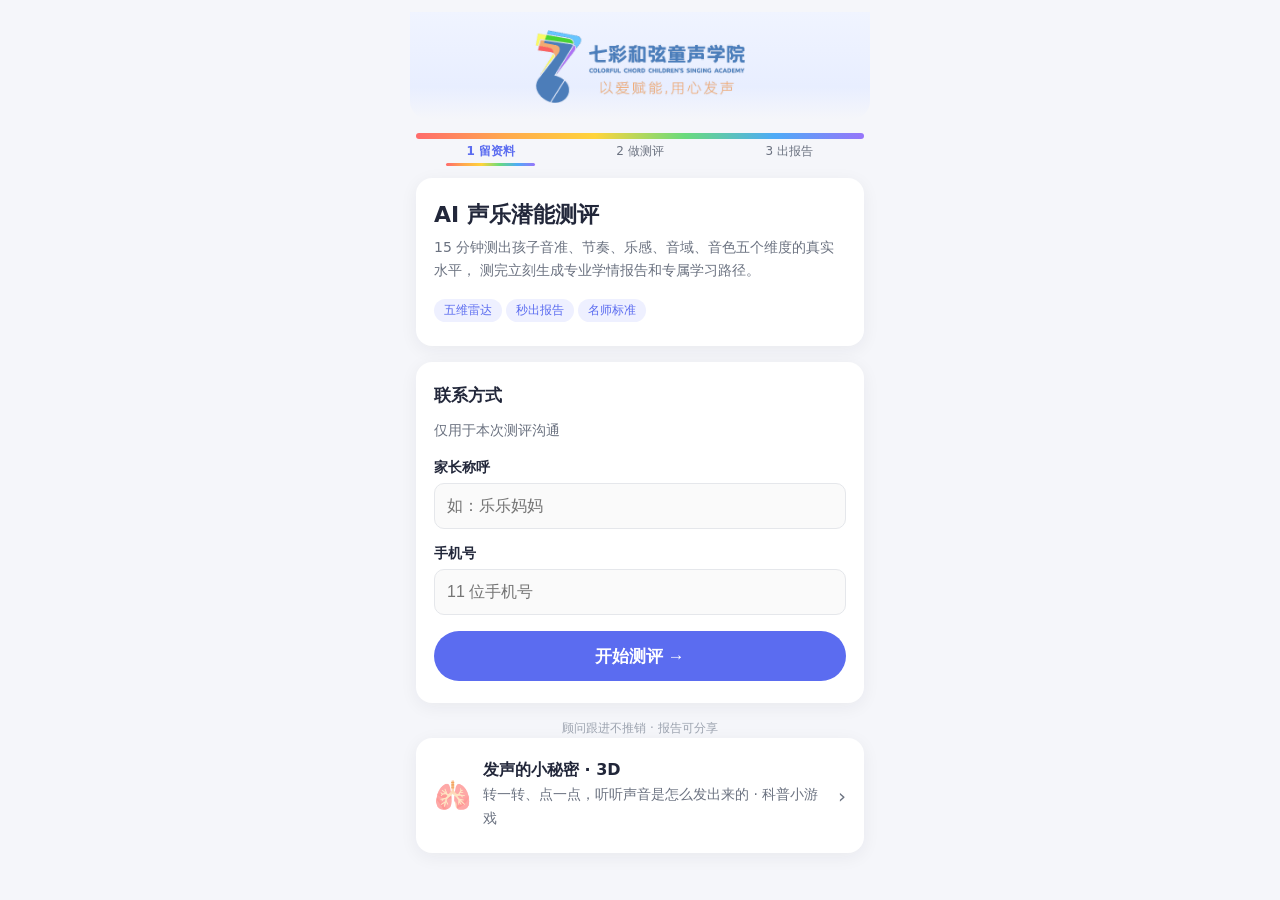
<file: index.html>
<!doctype html>
<html lang="zh">
<head>
<meta charset="utf-8">
<meta name="viewport" content="width=device-width,initial-scale=1,user-scalable=no">
<title>七彩和弦 · AI声乐测评</title>
<link rel="icon" type="image/png" href="assets/favicon.png">
<link rel="stylesheet" href="assets/style.css">
</head>
<body>
<div class="brandhead">
  <img class="logo" src="assets/logo-wide.png" alt="七彩和弦童声学院">
</div>
<div class="brandbar"></div>

<div class="steps">
  <div class="step on">1 留资料</div><div class="step">2 做测评</div><div class="step">3 出报告</div>
</div>

<div class="card">
  <h1>AI 声乐潜能测评</h1>
  <p class="desc">
    15 分钟测出孩子音准、节奏、乐感、音域、音色五个维度的真实水平，
    测完立刻生成专业学情报告和专属学习路径。
  </p>
  <div style="margin-top:14px">
    <span class="tag">五维雷达</span><span class="tag">秒出报告</span><span class="tag">名师标准</span>
  </div>
</div>

<div class="card">
  <h2>联系方式</h2>
  <p class="desc" style="margin-bottom:4px">仅用于本次测评沟通</p>
  <div class="field"><label>家长称呼</label><input id="f_name" placeholder="如：乐乐妈妈"></div>
  <div class="field"><label>手机号</label><input id="f_phone" type="tel" maxlength="11" placeholder="11 位手机号"></div>
  <button class="btn" onclick="start()">开始测评 →</button>
</div>

<p class="note">顾问跟进不推销 · 报告可分享</p>

<div class="card" onclick="XH.go('organs3d.html')" style="cursor:pointer;display:flex;align-items:center;gap:12px">
  <div style="font-size:30px">🫁</div>
  <div style="flex:1">
    <b>发声的小秘密 · 3D</b>
    <p class="desc" style="margin:2px 0 0">转一转、点一点，听听声音是怎么发出来的 · 科普小游戏</p>
  </div>
  <div style="color:var(--sub);font-size:20px">›</div>
</div>

<script src="assets/mock.js"></script>
<script>
async function start() {
  const name = f_name.value.trim(), phone = f_phone.value.trim();
  if (!name) return alert('请填写家长称呼');
  if (!/^1\d{10}$/.test(phone)) return alert('手机号格式不对');
  const r = await XH.api('/api/lead', { name, phone });
  if (r.ok) {
    sessionStorage.setItem('xh_lead', JSON.stringify({ name, phone, leadId: r.leadId }));
    XH.go('test.html');
  } else alert('提交失败，请重试');
}
</script>
</body>
</html>
</file>
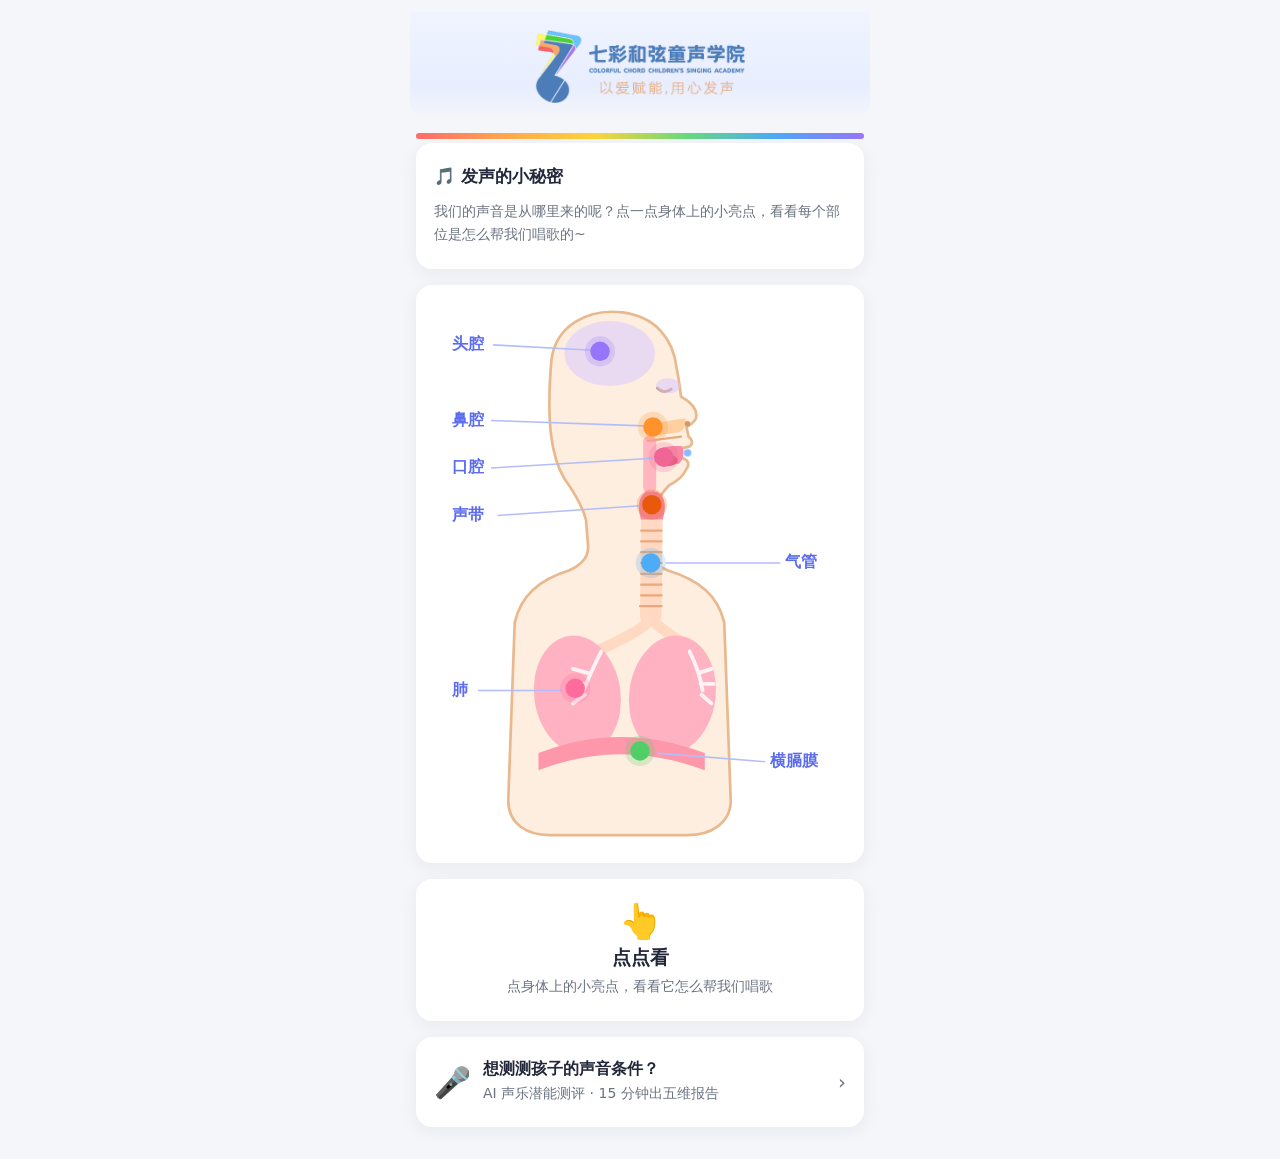
<file: organs.html>
<!doctype html>
<html lang="zh">
<head>
<meta charset="utf-8">
<meta name="viewport" content="width=device-width,initial-scale=1,user-scalable=no">
<title>发声的小秘密 · 七彩和弦</title>
<link rel="icon" type="image/png" href="assets/favicon.png">
<link rel="stylesheet" href="assets/style.css">
<style>
  .organ-svg { width: 100%; height: auto; display: block; }
  .organ-hit { cursor: pointer; }
  .organ-hit .dot { transition: transform .2s; transform-origin: center; transform-box: fill-box;
                    animation: dotPulse 2.4s ease-in-out infinite; }
  .organ-hit.on .dot { animation: none; transform: scale(1.35); }
  @keyframes dotPulse { 0%,100% { transform: scale(1); } 50% { transform: scale(1.15); } }
  /* 呼吸动画: 肺+横膈膜轻轻起伏 */
  #breathe { animation: br 4s ease-in-out infinite; transform-box: fill-box; transform-origin: 50% 100%; }
  @keyframes br { 0%,100% { transform: scale(1) translateY(0); } 50% { transform: scale(1.03) translateY(3px); } }
  #orgCard { min-height: 120px; }
  #orgCard .o-emoji { font-size: 34px; }
  #orgCard .o-name { font-size: 19px; font-weight: 800; margin: 4px 0; }
  #orgCard .o-role { font-size: 14px; color: var(--sub); line-height: 1.7; }
  #orgCard .o-tip { margin-top: 8px; font-size: 13px; background: #fff7e0; border-radius: 10px; padding: 8px 10px; color: #8a6d00; }
</style>
</head>
<body>
<div class="brandhead">
  <img class="logo" src="assets/logo-wide.png" alt="七彩和弦童声学院">
</div>
<div class="brandbar"></div>

<div class="card">
  <h2>🎵 发声的小秘密</h2>
  <p class="desc">我们的声音是从哪里来的呢？点一点身体上的小亮点，看看每个部位是怎么帮我们唱歌的~</p>
</div>

<div class="card" style="padding:8px">
  <!-- 少儿发声器官图: 侧脸头+正面胸, 气道 口鼻→咽→喉→气管→肺, 参照 BBC 儿童声乐科普图 -->
  <svg class="organ-svg" viewBox="0 0 400 520" id="organSvg" aria-label="发声器官示意图">
    <!-- ===== 人物轮廓(侧脸朝右, 正面胸) ===== -->
    <path d="M 118 62
             C 122 30 152 14 184 18
             C 214 22 231 42 234 70
             C 236 80 237 88 238 96
             C 247 101 253 108 252 115
             C 251 120 246 122 243 124
             L 245 133
             C 249 136 249 140 246 142
             L 234 145
             C 233 148 235 151 240 153
             C 245 155 246 159 243 163
             C 240 170 233 175 227 178
             C 219 186 213 196 211 210
             L 208 235
             C 208 245 214 252 226 257
             C 255 266 272 280 278 305
             L 284 470
             C 284 492 264 502 244 502
             L 116 502
             C 96 502 78 492 78 470
             L 84 305
             C 90 280 106 266 134 257
             C 146 252 152 245 152 235
             L 150 210
             C 146 195 138 183 130 172
             C 118 152 113 120 118 62 Z"
          fill="#fdeee0" stroke="#e9b98d" stroke-width="2.5" stroke-linejoin="round"/>
    <!-- 眼睛(笑眯眯) -->
    <path d="M 216 88 Q 222 94 229 89" fill="none" stroke="#c98f5f" stroke-width="2.5" stroke-linecap="round"/>

    <!-- ===== 头腔(共鸣区, 柔光) ===== -->
    <g class="organ-hit" data-k="head">
      <ellipse cx="172" cy="56" rx="42" ry="30" fill="#d9c9ff" opacity="0.55"/>
      <ellipse cx="226" cy="86" rx="11" ry="7" fill="#d9c9ff" opacity="0.55"/>
    </g>

    <!-- ===== 鼻腔(鼻孔→咽的通道) ===== -->
    <g class="organ-hit" data-k="nose">
      <path d="M 242 116 L 217 120 C 209 122 205 126 206 133 L 236 129 C 241 127 243 121 242 116 Z" fill="#ffcf9f"/>
      <circle cx="244" cy="121" r="2.5" fill="#d89766"/>
    </g>
    <!-- 腭(鼻腔口腔分界) -->
    <path d="M 238 133 L 207 137" stroke="#e8a97e" stroke-width="2" stroke-linecap="round"/>

    <!-- ===== 口腔 + 舌头 ===== -->
    <g class="organ-hit" data-k="mouth">
      <path d="M 239 142 C 228 141 218 143 214 147 C 211 152 214 158 222 160 L 236 158 C 241 154 241 147 239 142 Z" fill="#f98aa5"/>
      <ellipse cx="225" cy="155" rx="10" ry="5.5" fill="#e35d7c"/>
    </g>

    <!-- ===== 咽(口鼻后方共用通道) ===== -->
    <rect x="203" y="132" width="12" height="54" rx="6" fill="#ff9eb0" opacity="0.7"/>

    <!-- ===== 声带/喉 ===== -->
    <g class="organ-hit" data-k="cord">
      <path d="M 201 210 C 197 197 199 188 206 184 L 216 184 C 223 188 225 197 221 210 Z" fill="#f78ca0"/>
      <path d="M 204 193 L 218 198 M 204 200 L 218 195" stroke="#c2255c" stroke-width="2" stroke-linecap="round"/>
    </g>

    <!-- ===== 气管(带软骨环) ===== -->
    <g class="organ-hit" data-k="trachea">
      <path d="M 201 210 L 200 298 C 200 304 204 308 210 308 C 216 308 220 304 220 298 L 221 210 Z" fill="#ffd9c2"/>
      <g stroke="#e8a97e" stroke-width="2" stroke-linecap="round">
        <line x1="201" y1="220" x2="220" y2="220"/><line x1="201" y1="230" x2="220" y2="230"/>
        <line x1="201" y1="240" x2="220" y2="240"/><line x1="201" y1="250" x2="220" y2="250"/>
        <line x1="201" y1="260" x2="220" y2="260"/><line x1="201" y1="270" x2="220" y2="270"/>
        <line x1="201" y1="280" x2="220" y2="280"/><line x1="200" y1="290" x2="220" y2="290"/>
      </g>
    </g>

    <!-- ===== 呼吸组: 支气管+肺+横膈膜 ===== -->
    <g id="breathe">
      <!-- 支气管 -->
      <path d="M 210 302 C 202 312 184 320 164 330" fill="none" stroke="#ffd9c2" stroke-width="10" stroke-linecap="round"/>
      <path d="M 211 302 C 219 312 234 320 248 330" fill="none" stroke="#ffd9c2" stroke-width="10" stroke-linecap="round"/>
      <!-- 肺 -->
      <g class="organ-hit" data-k="lung">
        <ellipse cx="142" cy="372" rx="40" ry="55" fill="#ffb3c2" transform="rotate(-8 142 372)"/>
        <ellipse cx="230" cy="372" rx="40" ry="55" fill="#ffb3c2" transform="rotate(8 230 372)"/>
        <!-- 肺内支气管树 -->
        <g stroke="#ffffff" stroke-width="3.5" stroke-linecap="round" fill="none" opacity="0.85">
          <path d="M 164 332 C 158 344 152 356 148 368 M 152 352 L 138 348 M 150 362 L 136 362 M 149 372 L 138 380"/>
          <path d="M 246 332 C 252 344 256 356 258 368 M 254 352 L 266 348 M 256 362 L 268 362 M 257 372 L 266 380"/>
        </g>
      </g>
      <!-- 横膈膜 -->
      <g class="organ-hit" data-k="diaphragm">
        <path d="M 106 426 Q 182 396 260 426 L 260 442 Q 182 412 106 442 Z" fill="#ff97ab"/>
      </g>
    </g>

    <!-- ===== 气流小粒子(吸气: 口→咽→气管→两肺) ===== -->
    <g fill="#7fb3ff" opacity="0.9">
      <circle cx="244" cy="148" r="3.5"><animateMotion dur="3.2s" repeatCount="indefinite"
        path="M 244 148 C 228 150 216 152 211 158 C 207 165 208 178 210 192 L 210 240 L 210 296 C 206 308 192 318 170 326"/></circle>
      <circle cx="244" cy="148" r="3.5"><animateMotion dur="3.2s" begin="1.6s" repeatCount="indefinite"
        path="M 244 148 C 228 150 216 152 211 158 C 207 165 208 178 210 192 L 210 240 L 210 296 C 206 308 192 318 170 326"/></circle>
      <circle cx="244" cy="148" r="3.5"><animateMotion dur="3.2s" begin="0.8s" repeatCount="indefinite"
        path="M 244 148 C 228 150 216 152 211 158 C 207 165 208 178 210 192 L 210 240 L 210 296 C 214 308 226 318 244 326"/></circle>
    </g>

    <!-- ===== 标签 + 引线 + 可点圆点 ===== -->
    <g font-size="15" font-weight="700" fill="#5b6cf0">
      <g stroke="#b3bdfa" stroke-width="1.5" fill="none">
        <line x1="64" y1="48" x2="156" y2="53"/>
        <line x1="62" y1="118" x2="204" y2="123"/>
        <line x1="62" y1="162" x2="212" y2="153"/>
        <line x1="68" y1="206" x2="200" y2="197"/>
        <line x1="330" y1="250" x2="224" y2="250"/>
        <line x1="50" y1="368" x2="128" y2="368"/>
        <line x1="316" y1="434" x2="216" y2="426"/>
      </g>
      <text x="26" y="52">头腔</text>
      <text x="26" y="122">鼻腔</text>
      <text x="26" y="166">口腔</text>
      <text x="26" y="210">声带</text>
      <text x="334" y="254">气管</text>
      <text x="26" y="372">肺</text>
      <text x="320" y="438">横膈膜</text>
      <!-- 可点圆点(带光晕) -->
      <g class="organ-hit" data-k="head"><circle cx="163" cy="54" r="14" fill="#9775fa" opacity="0.22"/><circle class="dot" cx="163" cy="54" r="9" fill="#9775fa"/></g>
      <g class="organ-hit" data-k="nose"><circle cx="212" cy="124" r="14" fill="#ff922b" opacity="0.22"/><circle class="dot" cx="212" cy="124" r="9" fill="#ff922b"/></g>
      <g class="organ-hit" data-k="mouth"><circle cx="222" cy="152" r="14" fill="#f06595" opacity="0.22"/><circle class="dot" cx="222" cy="152" r="9" fill="#f06595"/></g>
      <g class="organ-hit" data-k="cord"><circle cx="211" cy="196" r="14" fill="#e8590c" opacity="0.22"/><circle class="dot" cx="211" cy="196" r="9" fill="#e8590c"/></g>
      <g class="organ-hit" data-k="trachea"><circle cx="210" cy="250" r="14" fill="#4dabf7" opacity="0.22"/><circle class="dot" cx="210" cy="250" r="9" fill="#4dabf7"/></g>
      <g class="organ-hit" data-k="lung"><circle cx="140" cy="366" r="14" fill="#ff6b9d" opacity="0.22"/><circle class="dot" cx="140" cy="366" r="9" fill="#ff6b9d"/></g>
      <g class="organ-hit" data-k="diaphragm"><circle cx="200" cy="424" r="14" fill="#51cf66" opacity="0.22"/><circle class="dot" cx="200" cy="424" r="9" fill="#51cf66"/></g>
    </g>
  </svg>
</div>

<!-- 点器官后的讲解卡 -->
<div class="card" id="orgCard">
  <div style="text-align:center">
    <div class="o-emoji" id="oEmoji">👆</div>
    <div class="o-name" id="oName">点点看</div>
    <div class="o-role" id="oRole">点身体上的小亮点，看看它怎么帮我们唱歌</div>
    <div class="o-tip" id="oTip" style="display:none"></div>
  </div>
</div>

<!-- 尾部引流: 科普页→测评 -->
<div class="card" onclick="XH.go('index.html')" style="cursor:pointer;display:flex;align-items:center;gap:12px">
  <div style="font-size:30px">🎤</div>
  <div style="flex:1">
    <b>想测测孩子的声音条件？</b>
    <p class="desc" style="margin:2px 0 0">AI 声乐潜能测评 · 15 分钟出五维报告</p>
  </div>
  <div style="color:var(--sub);font-size:20px">›</div>
</div>

<script src="assets/mock.js"></script>
<script>
const ORGANS = {
  head:      { e:'🔔', n:'头腔',   role:'唱高音的时候，声音会跑到头顶这里来共鸣，让高音又亮又轻松！听——这是高高的哼鸣声。', tip:'小秘诀：唱高音时感觉声音在头顶"嗡嗡"响。' },
  nose:      { e:'👃', n:'鼻腔',   role:'鼻腔是一个共鸣箱，让声音更集中、更亮。听——这是闭着嘴哼歌的声音。', tip:'小秘诀：闭嘴哼"嗯——"，鼻子会痒痒的。' },
  mouth:     { e:'👄', n:'口腔',   role:'嘴巴不光咬字，还是个大音箱！听——张开嘴唱"啊"，声音马上变亮了。', tip:'小秘诀：唱歌时嘴巴张大一点，声音更好听。' },
  cord:      { e:'🎻', n:'声带',   role:'声带是藏在喉咙里的两片小琴弦！气息一吹，它就振动。听——这就是歌声最开始的样子。', tip:'小秘诀：轻轻摸喉咙，说话时它会震动哦。' },
  trachea:   { e:'🌬️', n:'气管',  role:'气管是气息的专用通道，把肺里的气稳稳地送到声带那里去。听——这是气流的呼呼声。', tip:'小秘诀：深吸一口气，感受气流经过喉咙。' },
  lung:      { e:'🫁', n:'肺',     role:'肺是气息的发动机！唱歌用的气都是从这里来的。听——这是深深吸气的声音。', tip:'小秘诀：唱歌前先深深吸一口气存起来。' },
  diaphragm: { e:'💪', n:'横膈膜', role:'横膈膜在肺的下面，是控制气息的"小活塞"。听——它在一下一下地弹跳用力！', tip:'小秘诀：躺下，把手放肚子上，吸气时肚子鼓起来。' },
};
let curAudio = null;
function playOrganSound(k) {
  try {
    if (curAudio) { curAudio.pause(); curAudio.currentTime = 0; }
    curAudio = new Audio('assets/audio/' + k + '.mp3');
    curAudio.play().catch(() => {});
  } catch (e) {}
}
const card = { e:document.getElementById('oEmoji'), n:document.getElementById('oName'), r:document.getElementById('oRole'), t:document.getElementById('oTip') };
const LEARN_PRAISE = ['太棒了！','真聪明！','好厉害！','记住啦！','答对啦！'];
document.querySelectorAll('.organ-hit').forEach(el => {
  el.addEventListener('click', () => {
    const k = el.dataset.k, o = ORGANS[k];
    if (!o) return;
    document.querySelectorAll('.organ-hit').forEach(x => x.classList.remove('on'));
    document.querySelectorAll('.organ-hit[data-k="'+k+'"]').forEach(x => x.classList.add('on'));
    card.e.textContent = o.e; card.n.textContent = o.n; card.r.textContent = o.role;
    card.t.textContent = o.tip; card.t.style.display = 'block';
    playOrganSound(k);
    showStarToast(LEARN_PRAISE[Math.floor(Math.random()*LEARN_PRAISE.length)], '这是' + o.n);
  });
});
</script>
</body>
</html>
</file>
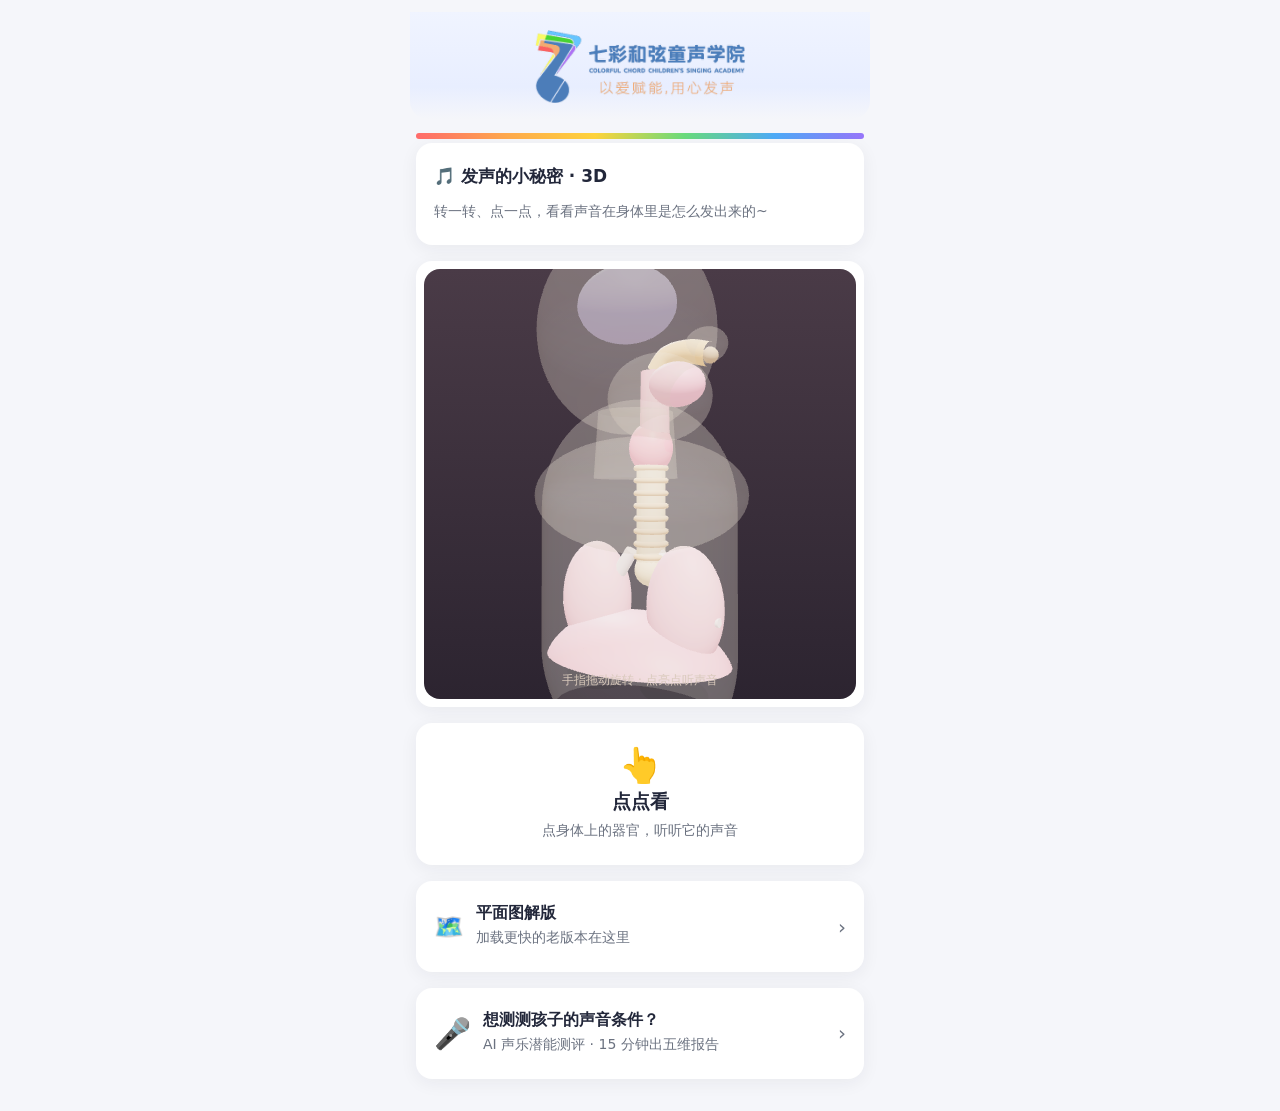
<file: organs3d.html>
<!doctype html>
<html lang="zh">
<head>
<meta charset="utf-8">
<meta name="viewport" content="width=device-width,initial-scale=1,user-scalable=no">
<title>发声的小秘密 · 3D版 · 七彩和弦</title>
<link rel="icon" type="image/png" href="assets/favicon.png">
<link rel="stylesheet" href="assets/style.css">
<style>
  #stage { position: relative; height: 430px; border-radius: 16px; overflow: hidden;
           background: linear-gradient(180deg, #4a3b47 0%, #2c2430 100%); }
  #stage canvas { display: block; }
  #organChip { position: absolute; pointer-events: none; transform: translate(-50%, -130%);
               background: rgba(255,255,255,.92); border-radius: 999px; padding: 3px 12px;
               font-size: 13px; font-weight: 700; color: #5b6cf0; box-shadow: 0 2px 8px rgba(90,80,60,.15);
               display: none; white-space: nowrap; }
  #hint3d { position: absolute; bottom: 10px; left: 0; right: 0; text-align: center;
            font-size: 12px; color: #d8c9bb; pointer-events: none; }
  #orgCard { min-height: 120px; }
  #orgCard .o-emoji { font-size: 34px; }
  #orgCard .o-name { font-size: 19px; font-weight: 800; margin: 4px 0; }
  #orgCard .o-role { font-size: 14px; color: var(--sub); line-height: 1.7; }
  #orgCard .o-tip { margin-top: 8px; font-size: 13px; background: #fff7e0; border-radius: 10px; padding: 8px 10px; color: #8a6d00; }
</style>
</head>
<body>
<div class="brandhead">
  <img class="logo" src="assets/logo-wide.png" alt="七彩和弦童声学院">
</div>
<div class="brandbar"></div>

<div class="card">
  <h2>🎵 发声的小秘密 · 3D</h2>
  <p class="desc">转一转、点一点，看看声音在身体里是怎么发出来的~</p>
</div>

<div class="card" style="padding:8px">
  <div id="stage">
    <div id="organChip"></div>
    <div id="hint3d">手指拖动旋转 · 点亮点听声音</div>
  </div>
</div>

<div class="card" id="orgCard">
  <div style="text-align:center">
    <div class="o-emoji" id="oEmoji">👆</div>
    <div class="o-name" id="oName">点点看</div>
    <div class="o-role" id="oRole">点身体上的器官，听听它的声音</div>
    <div class="o-tip" id="oTip" style="display:none"></div>
  </div>
</div>

<div class="card" onclick="XH.go('organs.html')" style="cursor:pointer;display:flex;align-items:center;gap:12px">
  <div style="font-size:24px">🗺️</div>
  <div style="flex:1"><b>平面图解版</b><p class="desc" style="margin:2px 0 0">加载更快的老版本在这里</p></div>
  <div style="color:var(--sub);font-size:20px">›</div>
</div>

<div class="card" onclick="XH.go('index.html')" style="cursor:pointer;display:flex;align-items:center;gap:12px">
  <div style="font-size:30px">🎤</div>
  <div style="flex:1"><b>想测测孩子的声音条件？</b><p class="desc" style="margin:2px 0 0">AI 声乐潜能测评 · 15 分钟出五维报告</p></div>
  <div style="color:var(--sub);font-size:20px">›</div>
</div>

<script src="assets/vendor/three.min.js"></script>
<script src="assets/vendor/OrbitControls.js"></script>
<script src="assets/mock.js"></script>
<script>
(function () {
  const stage = document.getElementById('stage');
  const chip = document.getElementById('organChip');
  const W = () => stage.clientWidth, H = () => stage.clientHeight;

  // ---------- 基础场景 ----------
  let renderer;
  try {
    renderer = new THREE.WebGLRenderer({ antialias: true, alpha: true });
  } catch (e) {
    stage.innerHTML = '<p style="padding:40px 20px;text-align:center;color:#a08b74">你的浏览器暂不支持 3D，点下方"平面图解版"也一样能学~</p>';
    return;
  }
  renderer.setPixelRatio(Math.min(devicePixelRatio, 2));
  renderer.setSize(W(), H());
  renderer.shadowMap.enabled = true;
  renderer.shadowMap.type = THREE.PCFSoftShadowMap;
  renderer.outputEncoding = THREE.sRGBEncoding;
  renderer.toneMapping = THREE.ACESFilmicToneMapping;
  renderer.toneMappingExposure = 1.0;
  stage.insertBefore(renderer.domElement, stage.firstChild);

  const scene = new THREE.Scene();
  const camera = new THREE.PerspectiveCamera(40, W() / H(), 0.1, 200);
  camera.position.set(33, 17, 43);

  const controls = new THREE.OrbitControls(camera, renderer.domElement);
  controls.target.set(1.5, 18, 0);
  controls.enableDamping = true; controls.dampingFactor = 0.08;
  controls.minDistance = 18; controls.maxDistance = 90;
  controls.autoRotate = true; controls.autoRotateSpeed = 0.7;
  controls.enablePan = false;

  // ---------- 灯光 ----------
  scene.add(new THREE.HemisphereLight(0xfff7ec, 0xd8c3b0, 0.75));
  const key = new THREE.DirectionalLight(0xfff2e0, 1.15);
  key.position.set(18, 34, 22); key.castShadow = true;
  key.shadow.mapSize.set(1024, 1024);
  key.shadow.camera.left = -20; key.shadow.camera.right = 20;
  key.shadow.camera.top = 30; key.shadow.camera.bottom = -10;
  scene.add(key);
  const rim = new THREE.DirectionalLight(0xb3c6ff, 0.7);
  rim.position.set(-22, 20, -18); scene.add(rim);

  // 地面软阴影
  const ground = new THREE.Mesh(
    new THREE.CircleGeometry(22, 48),
    new THREE.ShadowMaterial({ opacity: 0.13 })
  );
  ground.rotation.x = -Math.PI / 2; ground.position.y = -2.2; ground.receiveShadow = true;
  scene.add(ground);

  // ---------- 材质 ----------
  const skinMat = new THREE.MeshPhysicalMaterial({
    color: 0xf0c9a0, transparent: true, opacity: 0.2, roughness: 0.5,
    metalness: 0, clearcoat: 0.2, clearcoatRoughness: 0.7,
    side: THREE.DoubleSide, depthWrite: false,
  });
  const M = {
    head:  new THREE.MeshStandardMaterial({ color: 0x9a7bf0, emissive: 0x7c5ce0, emissiveIntensity: 0.55, transparent: true, opacity: 0.62, roughness: 0.55 }),
    nose:  new THREE.MeshStandardMaterial({ color: 0xff9a4d, emissive: 0xff9a4d, emissiveIntensity: 0.22, roughness: 0.5 }),
    mouth: new THREE.MeshStandardMaterial({ color: 0xf76b92, emissive: 0xf76b92, emissiveIntensity: 0.22, roughness: 0.5 }),
    tongue:new THREE.MeshStandardMaterial({ color: 0xd94f6e, emissive: 0xd94f6e, emissiveIntensity: 0.18, roughness: 0.45 }),
    cord:  new THREE.MeshStandardMaterial({ color: 0xea4a6a, emissive: 0xea4a6a, emissiveIntensity: 0.25, roughness: 0.4 }),
    trachea: new THREE.MeshStandardMaterial({ color: 0xffbd7a, emissive: 0xffbd7a, emissiveIntensity: 0.2, roughness: 0.55 }),
    ring:  new THREE.MeshStandardMaterial({ color: 0xe8955a, emissive: 0xe8955a, emissiveIntensity: 0.18, roughness: 0.5 }),
    lung:  new THREE.MeshStandardMaterial({ color: 0xff7d9c, emissive: 0xff7d9c, emissiveIntensity: 0.22, roughness: 0.55 }),
    bronchus: new THREE.MeshStandardMaterial({ color: 0xffd3de, emissive: 0xffd3de, emissiveIntensity: 0.2, roughness: 0.45 }),
    diaphragm: new THREE.MeshStandardMaterial({ color: 0xe86484, emissive: 0xe86484, emissiveIntensity: 0.22, roughness: 0.5 }),
    particle: new THREE.MeshBasicMaterial({ color: 0x4d8dff }),
  };

  const pickables = [];   // 可点网格 [{mesh, k}]
  const organGroups = {}; // k -> Group
  function reg(g, k) { g.traverse(o => { if (o.isMesh) { o.userData.k = k; pickables.push(o); } }); organGroups[k] = g; scene.add(g); return g; }
  function shadowed(g) { g.traverse(o => { if (o.isMesh) { o.castShadow = true; } }); return g; }

  // ---------- 外壳(半透明) ----------
  const shell = new THREE.Group();
  const cranium = new THREE.Mesh(new THREE.SphereGeometry(8.4, 48, 32), skinMat);
  cranium.position.set(0, 32, 0); cranium.scale.set(1, 1.12, 0.95);
  const jaw = new THREE.Mesh(new THREE.SphereGeometry(4.6, 32, 24), skinMat);
  jaw.position.set(3.6, 25.6, 0); jaw.scale.set(1.05, 0.85, 0.9);
  const noseBump = new THREE.Mesh(new THREE.SphereGeometry(1.7, 24, 16), skinMat);
  noseBump.position.set(8.3, 29.6, 0); noseBump.scale.set(1.15, 0.9, 0.8);
  const neck = new THREE.Mesh(new THREE.CylinderGeometry(3.4, 3.8, 6, 32), skinMat);
  neck.position.set(1, 21.5, 0);
  const torso = new THREE.Mesh(new THREE.CapsuleGeometry(9.6, 13, 8, 32), skinMat);
  torso.position.set(1, 9.5, 0); torso.scale.set(1, 1, 0.72);
  const shoulder = new THREE.Mesh(new THREE.SphereGeometry(9.6, 32, 24), skinMat);
  shoulder.position.set(1, 17, 0); shoulder.scale.set(1.12, 0.55, 0.72);
  shell.add(cranium, jaw, noseBump, neck, torso, shoulder);
  shell.renderOrder = 10;
  scene.add(shell);

  // ---------- 器官 ----------
  // 头腔共鸣区
  const gHead = new THREE.Group();
  const headGlow = new THREE.Mesh(new THREE.SphereGeometry(4.6, 32, 24), M.head);
  headGlow.position.set(0, 34.5, 0); headGlow.scale.set(1.05, 0.75, 0.9);
  gHead.add(headGlow); reg(gHead, 'head');

  // 鼻腔: 鼻孔→咽 的小弯管
  const gNose = new THREE.Group();
  const noseCurve = new THREE.CatmullRomCurve3([
    new THREE.Vector3(8.6, 28.8, 0), new THREE.Vector3(6.5, 29.3, 0),
    new THREE.Vector3(4.5, 29.0, 0), new THREE.Vector3(3.4, 27.8, 0),
  ]);
  gNose.add(new THREE.Mesh(new THREE.TubeGeometry(noseCurve, 24, 1.05, 12), M.nose));
  const nostril = new THREE.Mesh(new THREE.SphereGeometry(0.7, 12, 10), new THREE.MeshStandardMaterial({ color: 0xd89766 }));
  nostril.position.set(8.7, 28.7, 0); gNose.add(nostril);
  reg(shadowed(gNose), 'nose');

  // 口腔 + 舌头
  const gMouth = new THREE.Group();
  const oral = new THREE.Mesh(new THREE.SphereGeometry(2.3, 24, 18), M.mouth);
  oral.position.set(5.4, 26.6, 0); oral.scale.set(1.15, 0.85, 0.9);
  const tongue = new THREE.Mesh(new THREE.SphereGeometry(1.35, 20, 14), M.tongue);
  tongue.position.set(5.2, 25.9, 0); tongue.scale.set(1.2, 0.7, 0.9);
  gMouth.add(oral, tongue); reg(shadowed(gMouth), 'mouth');

  // 咽(口鼻后方的共用竖管, 随口腔一起点亮)
  const pharynx = new THREE.Mesh(new THREE.CylinderGeometry(1.25, 1.35, 5.5, 16), M.mouth);
  pharynx.position.set(3.1, 25.2, 0);
  gMouth.add(pharynx);

  // 声带/喉
  const gCord = new THREE.Group();
  const larynx = new THREE.Mesh(new THREE.SphereGeometry(2.0, 24, 18), M.cord);
  larynx.position.set(2.7, 21.2, 0); larynx.scale.set(1, 1.15, 0.95);
  const cordA = new THREE.Mesh(new THREE.BoxGeometry(0.25, 1.6, 0.7), new THREE.MeshStandardMaterial({ color: 0xc2255c }));
  cordA.position.set(2.45, 21.2, 0.35); cordA.rotation.z = 0.12;
  const cordB = cordA.clone(); cordB.position.z = -0.35; cordB.rotation.z = 0.12;
  gCord.add(larynx, cordA, cordB); reg(shadowed(gCord), 'cord');

  // 气管 + 软骨环
  const gTr = new THREE.Group();
  const trachea = new THREE.Mesh(new THREE.CylinderGeometry(1.3, 1.3, 9.5, 20), M.trachea);
  trachea.position.set(2.7, 15.4, 0);
  gTr.add(trachea);
  for (let i = 0; i < 8; i++) {
    const ring = new THREE.Mesh(new THREE.TorusGeometry(1.32, 0.26, 10, 24), M.ring);
    ring.rotation.x = Math.PI / 2; ring.position.set(2.7, 19.4 - i * 1.12, 0);
    gTr.add(ring);
  }
  reg(shadowed(gTr), 'trachea');

  // 肺(两片) + 支气管树
  const gLung = new THREE.Group();
  function lung(cx, mirror) {
    const g = new THREE.Group();
    const lobe = new THREE.Mesh(new THREE.SphereGeometry(4.3, 32, 24), M.lung);
    lobe.position.set(cx, 7.6, 0); lobe.scale.set(0.85, 1.28, 0.66);
    g.add(lobe);
    const main = new THREE.Mesh(new THREE.CylinderGeometry(0.62, 0.72, 4.4, 12), M.bronchus);
    main.position.set(cx * 0.55 + 1.35, 10.6, 0); main.rotation.z = mirror * 0.62;
    g.add(main);
    for (let j = 0; j < 3; j++) {
      const br = new THREE.Mesh(new THREE.CylinderGeometry(0.3, 0.4, 2.6, 10), M.bronchus);
      const bx = cx + (mirror > 0 ? 1 : -1) * (0.6 + j * 0.9);
      br.position.set(bx, 8.6 - j * 0.9, (j - 1) * 0.5);
      br.rotation.z = mirror * (0.9 + j * 0.35);
      g.add(br);
    }
    return g;
  }
  const lungL = lung(-3.6, -1), lungR = lung(6.4, 1);
  gLung.add(lungL, lungR);
  // 气管分叉
  const bifur = new THREE.Mesh(new THREE.SphereGeometry(1.5, 16, 12), M.trachea);
  bifur.position.set(2.7, 10.4, 0); gLung.add(bifur);
  reg(shadowed(gLung), 'lung');

  // 横膈膜(穹顶)
  const gDia = new THREE.Group();
  const dia = new THREE.Mesh(new THREE.SphereGeometry(9.0, 40, 20, 0, Math.PI * 2, 0, Math.PI * 0.42), M.diaphragm);
  dia.position.set(1, 0.6, 0); dia.scale.set(1.05, 0.62, 0.72);
  gDia.add(dia); reg(shadowed(gDia), 'diaphragm');

  // ---------- 气流粒子 ----------
  const airPath = new THREE.CatmullRomCurve3([
    new THREE.Vector3(9.2, 26.8, 0),   // 嘴
    new THREE.Vector3(4.6, 26.4, 0),   // 口腔后
    new THREE.Vector3(3.2, 24.5, 0),   // 咽
    new THREE.Vector3(2.7, 20.5, 0),   // 喉
    new THREE.Vector3(2.7, 15.0, 0),   // 气管
    new THREE.Vector3(2.7, 10.8, 0),   // 分叉
    new THREE.Vector3(-0.6, 9.0, 0),   // 左支气管
    new THREE.Vector3(-3.4, 8.0, 0),   // 左肺
  ]);
  const airPathR = new THREE.CatmullRomCurve3([
    new THREE.Vector3(9.2, 26.8, 0), new THREE.Vector3(4.6, 26.4, 0),
    new THREE.Vector3(3.2, 24.5, 0), new THREE.Vector3(2.7, 20.5, 0),
    new THREE.Vector3(2.7, 15.0, 0), new THREE.Vector3(2.7, 10.8, 0),
    new THREE.Vector3(4.8, 9.0, 0), new THREE.Vector3(6.2, 8.0, 0),
  ]);
  const particles = [];
  for (let i = 0; i < 4; i++) {
    const p = new THREE.Mesh(new THREE.SphereGeometry(0.42, 10, 8), M.particle);
    p.userData = { t: i / 4, path: i % 2 ? airPathR : airPath };
    scene.add(p); particles.push(p);
  }

  // ---------- 器官资料 + 声音 ----------
  const ORGANS = {
    head:      { e:'🔔', n:'头腔',   anchor: new THREE.Vector3(0, 36, 0),   role:'唱高音的时候，声音会跑到头顶这里来共鸣，让高音又亮又轻松！听——这是高高的哼鸣声。', tip:'小秘诀：唱高音时感觉声音在头顶"嗡嗡"响。' },
    nose:      { e:'👃', n:'鼻腔',   anchor: new THREE.Vector3(6.5, 30, 0), role:'鼻腔是一个共鸣箱，让声音更集中、更亮。听——这是闭着嘴哼歌的声音。', tip:'小秘诀：闭嘴哼"嗯——"，鼻子会痒痒的。' },
    mouth:     { e:'👄', n:'口腔',   anchor: new THREE.Vector3(5.4, 27.5, 0), role:'嘴巴不光咬字，还是个大音箱！听——张开嘴唱"啊"，声音马上变亮了。', tip:'小秘诀：唱歌时嘴巴张大一点，声音更好听。' },
    cord:      { e:'🎻', n:'声带',   anchor: new THREE.Vector3(2.7, 22.5, 0), role:'声带是藏在喉咙里的两片小琴弦！气息一吹，它就振动。听——这就是歌声最开始的样子。', tip:'小秘诀：轻轻摸喉咙，说话时它会震动哦。' },
    trachea:   { e:'🌬️', n:'气管',  anchor: new THREE.Vector3(2.7, 15, 0),  role:'气管是气息的专用通道，把肺里的气稳稳地送到声带那里去。听——这是气流的呼呼声。', tip:'小秘诀：深吸一口气，感受气流经过喉咙。' },
    lung:      { e:'🫁', n:'肺',     anchor: new THREE.Vector3(-3.6, 8.5, 0), role:'肺是气息的发动机！唱歌用的气都是从这里来的。听——这是深深吸气的声音。', tip:'小秘诀：唱歌前先深深吸一口气存起来。' },
    diaphragm: { e:'💪', n:'横膈膜', anchor: new THREE.Vector3(1, 4.5, 0),  role:'横膈膜在肺的下面，是控制气息的"小活塞"。听——它在一下一下地弹跳用力！', tip:'小秘诀：躺下，把手放肚子上，吸气时肚子鼓起来。' },
  };
  const LEARN_PRAISE = ['太棒了！','真聪明！','好厉害！','记住啦！','答对啦！'];
  const card = { e:document.getElementById('oEmoji'), n:document.getElementById('oName'), r:document.getElementById('oRole'), t:document.getElementById('oTip') };
  let curAudio = null, selected = null, pulseT = 0;

  function select(k) {
    const o = ORGANS[k]; if (!o) return;
    if (selected && organGroups[selected]) organGroups[selected].traverse(m => { if (m.material && m.material._hi) { m.material.emissiveIntensity = m.material._hi; } });
    selected = k; pulseT = 0;
    organGroups[k].traverse(m => { if (m.material && m.material.emissive) { if (m.material._hi === undefined) m.material._hi = m.material.emissiveIntensity || 0; } });
    card.e.textContent = o.e; card.n.textContent = o.n; card.r.textContent = o.role;
    card.t.textContent = o.tip; card.t.style.display = 'block';
    try { if (curAudio) { curAudio.pause(); curAudio.currentTime = 0; }
      curAudio = new Audio('assets/audio/' + k + '.mp3'); curAudio.play().catch(() => {}); } catch (e) {}
    showStarToast(LEARN_PRAISE[Math.floor(Math.random() * LEARN_PRAISE.length)], '这是' + o.n);
    chip.textContent = o.e + ' ' + o.n; chip.style.display = 'block';
  }

  // 点按拾取
  const ray = new THREE.Raycaster(), ptr = new THREE.Vector2();
  let downX = 0, downY = 0;
  renderer.domElement.addEventListener('pointerdown', e => { downX = e.clientX; downY = e.clientY; controls.autoRotate = false; });
  renderer.domElement.addEventListener('pointerup', e => {
    if (Math.hypot(e.clientX - downX, e.clientY - downY) > 8) return; // 拖动不算点
    const r = renderer.domElement.getBoundingClientRect();
    ptr.x = ((e.clientX - r.left) / r.width) * 2 - 1;
    ptr.y = -((e.clientY - r.top) / r.height) * 2 + 1;
    ray.setFromCamera(ptr, camera);
    const hits = ray.intersectObjects(pickables, false);
    if (hits.length) select(hits[0].object.userData.k);
  });

  // ---------- 动画循环 ----------
  const clock = new THREE.Clock();
  const v3 = new THREE.Vector3();
  function animate() {
    requestAnimationFrame(animate);
    const t = clock.getElapsedTime();
    // 呼吸: 肺轻胀, 横膈膜下移
    const br = Math.sin(t * Math.PI / 2.2);
    lungL.scale.setScalar(1 + br * 0.035); lungR.scale.setScalar(1 + br * 0.035);
    gDia.position.y = -br * 0.35;
    // 气流粒子
    particles.forEach(p => {
      p.userData.t = (p.userData.t + 0.0042) % 1;
      p.userData.path.getPointAt(p.userData.t, v3);
      p.position.copy(v3);
    });
    // 选中器官脉冲
    if (selected) {
      pulseT += 0.06;
      const s = 0.55 + Math.abs(Math.sin(pulseT)) * 0.8;
      organGroups[selected].traverse(m => { if (m.material && m.material.emissive) { m.material.emissive.setHex(m.material.color.getHex()); m.material.emissiveIntensity = s; } });
    }
    // 标签跟随
    if (selected && chip.style.display === 'block') {
      v3.copy(ORGANS[selected].anchor).project(camera);
      chip.style.left = (v3.x * 0.5 + 0.5) * W() + 'px';
      chip.style.top = (-v3.y * 0.5 + 0.5) * H() + 'px';
    }
    controls.update();
    renderer.render(scene, camera);
  }
  animate();

  addEventListener('resize', () => {
    camera.aspect = W() / H(); camera.updateProjectionMatrix();
    renderer.setSize(W(), H());
  });
})();
</script>
</body>
</html>
</file>
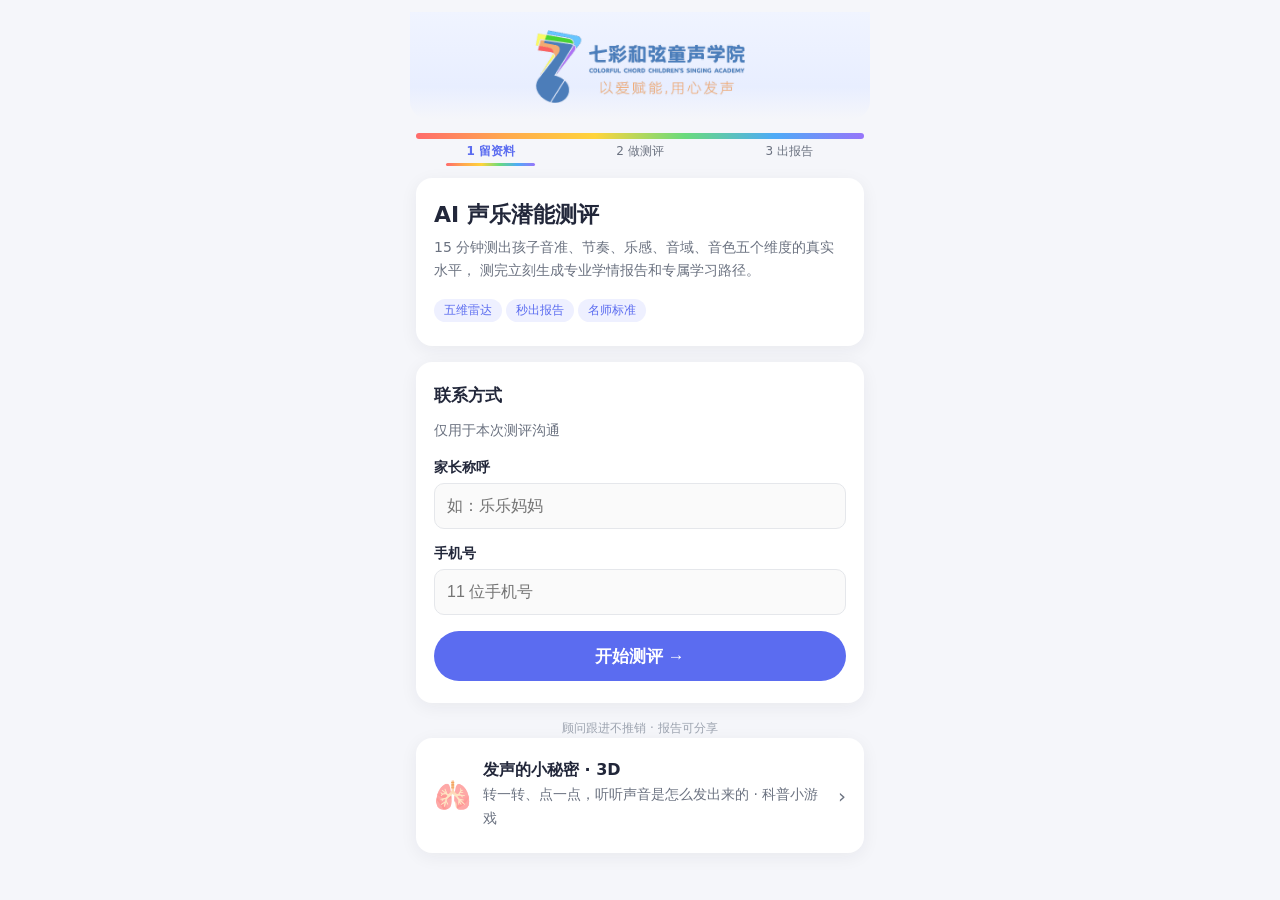
<file: report.html>
<!doctype html>
<html lang="zh">
<head>
<meta charset="utf-8">
<meta name="viewport" content="width=device-width,initial-scale=1,user-scalable=no">
<title>学情报告 · 七彩和弦</title>
<link rel="icon" type="image/png" href="assets/favicon.png">
<link rel="stylesheet" href="assets/style.css">
</head>
<body>
<div class="brandhead">
  <img class="logo" src="assets/logo-wide.png" alt="七彩和弦童声学院">
</div>
<div class="brandbar"></div>

<div class="steps">
  <div class="step">1 留资料</div><div class="step">2 做测评</div><div class="step on">3 出报告</div>
</div>

<div class="card" style="text-align:center">
  <h1 id="greet">孩子的测评报告</h1>
  <p class="desc" id="subline">五维雷达 + 总评 + 学习路径建议</p>
  <div style="margin:18px auto 8px;width:280px;height:240px">
    <canvas id="radar" width="560" height="480" style="width:100%"></canvas>
  </div>
  <div class="rec"><span class="big">🎯</span>
    <div><b id="band">…</b><div class="desc" id="cls">…</div></div>
  </div>
</div>

<div class="card">
  <h2>五个维度怎么看</h2>
  <div id="dimlist"></div>
  <p class="note" style="text-align:left;margin-top:10px">各项解读文字由正式版的报告模板生成，本版为骨架示意</p>
</div>

<div class="card">
  <h2>下一步</h2>
  <p class="desc">报告完整版含曲目路径与练习建议，正式版由顾问老师一对一讲解。</p>
  <button class="btn ghost" onclick="alert('分享海报功能在正式版上线')">分享这份报告</button>
</div>

<script src="assets/mock.js"></script>
<script>
const isDemo = new URLSearchParams(location.search).get('demo') === '1';
let dims = null, lead = {};
let scoremeta = { real: [], pending: [] };
try { dims = JSON.parse(sessionStorage.getItem('xh_dims') || 'null'); } catch (e) {}
try { lead = JSON.parse(sessionStorage.getItem('xh_lead') || '{}'); } catch (e) {}
try { scoremeta = JSON.parse(sessionStorage.getItem('xh_scoremeta') || '{"real":[],"pending":[]}'); } catch (e) {}
if (!dims && !isDemo) location.href = 'index.html';
if (!dims) { dims = { pitch: 86, rhythm: 78, feel: 72, range: 69, tone: 81 }; lead = { name: '乐乐' }; }
else showStarToast(null, '宝贝完成测评啦，报告出来咯～'); // 提交成功跳到报告页时激励一次
// 防御：确保五维都是 0-100 数字
const NAMES = { pitch: '音准', rhythm: '节奏', feel: '乐感', range: '音域', tone: '音色' };
Object.keys(NAMES).forEach(k => {
  const v = Number(dims[k]);
  dims[k] = (isFinite(v) && v >= 0 && v <= 100) ? v : 50;
});

const $ = id => document.getElementById(id);
const total = XH.total(dims), plan = XH.plan(total);
$('greet').textContent = (lead.name || '孩子') + '的测评报告';
$('band').textContent = plan.band + ' · 总分 ' + total;
$('cls').textContent = '推荐：' + plan.cls;

// 五维雷达（纯 canvas；绘制失败兜底成进度条）
function drawRadar() {
  const cvs = $('radar'), c = cvs.getContext('2d');
  const W = 560, H = 480, cx = W / 2, cy = H / 2 + 10, R = 170;
  const keys = Object.keys(NAMES), n = keys.length;
  const pt = (i, r) => { const a = -Math.PI / 2 + i * 2 * Math.PI / n; return [cx + r * Math.cos(a), cy + r * Math.sin(a)]; };
  c.strokeStyle = '#e5e7eb'; c.fillStyle = '#f8fafc';
  for (let ring = 1; ring <= 4; ring++) {
    c.beginPath();
    for (let i = 0; i <= n; i++) { const [x, y] = pt(i % n, R * ring / 4); i ? c.lineTo(x, y) : c.moveTo(x, y); }
    c.closePath(); c.fill(); c.stroke();
  }
  for (let i = 0; i < n; i++) { const [x, y] = pt(i, R); c.beginPath(); c.moveTo(cx, cy); c.lineTo(x, y); c.stroke(); }
  const g = c.createLinearGradient(0, 0, W, H); g.addColorStop(0, 'rgba(91,108,240,.75)'); g.addColorStop(1, 'rgba(151,117,250,.55)');
  c.beginPath(); c.fillStyle = g; c.strokeStyle = '#5b6cf0'; c.lineWidth = 3;
  keys.forEach((k, i) => { const [x, y] = pt(i, R * dims[k] / 100); i ? c.lineTo(x, y) : c.moveTo(x, y); });
  c.closePath(); c.fill(); c.stroke();
  keys.forEach((k, i) => { const [x, y] = pt(i, R * dims[k] / 100); c.beginPath(); c.arc(x, y, 6, 0, 7); c.fillStyle = '#5b6cf0'; c.fill(); });
  c.font = '600 26px sans-serif'; c.fillStyle = '#22273a'; c.textAlign = 'center';
  keys.forEach((k, i) => {
    const [x, y] = pt(i, R + 38);
    c.fillText(NAMES[k], x, y); c.fillStyle = '#6b7280'; c.font = '24px sans-serif';
    c.fillText(dims[k], x, y + 28); c.fillStyle = '#22273a'; c.font = '600 26px sans-serif';
  });
}
try { drawRadar(); } catch (e) {
  $('radar').style.display = 'none';
  const p = document.createElement('p'); p.className = 'desc';
  p.textContent = '雷达图加载失败（' + e.message + '），可看下方五维明细';
  $('radar').parentElement.appendChild(p);
}

// 维度明细
const dimlist = $('dimlist');
Object.entries(NAMES).forEach(([k, name]) => {
  const s = dims[k];
  const isPending = (scoremeta.pending || []).includes(k);
  const lv = s >= 85 ? '优秀' : s >= 70 ? '良好' : s >= 55 ? '有潜力' : '待提升';
  const tag = isPending ? ' <span style="font-size:11px;color:#9ca3af">· AI接入中</span>' : '';
  const d = document.createElement('div');
  d.innerHTML = `<div style="display:flex;justify-content:space-between;margin:12px 0 4px"><b>${name}${tag}</b><span style="color:${s >= 70 ? '#37b24d' : '#5b6cf0'}">${s} · ${lv}</span></div>
  <div style="background:#eef0ff;height:8px;border-radius:4px"><div style="width:${s}%;height:8px;border-radius:4px;background:var(--rainbow)"></div></div>`;
  dimlist.appendChild(d);
});
</script>
</file>
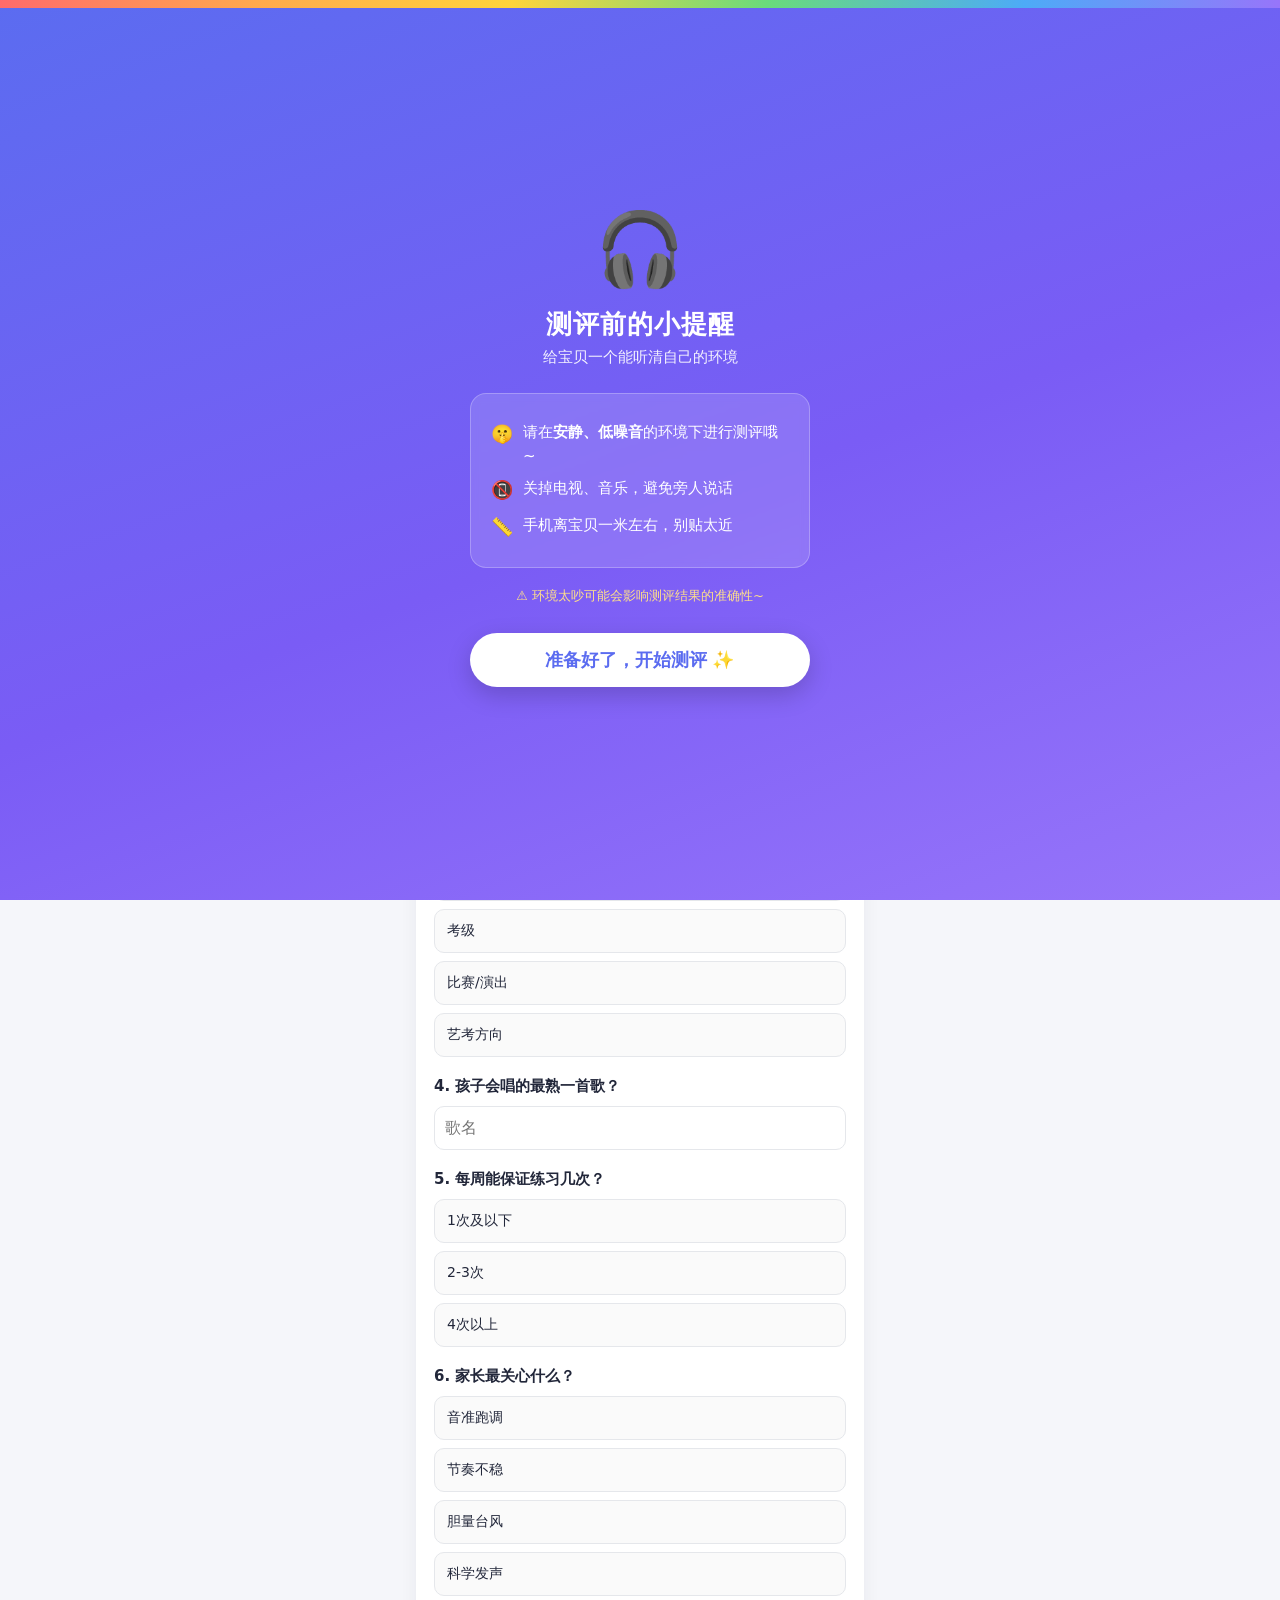
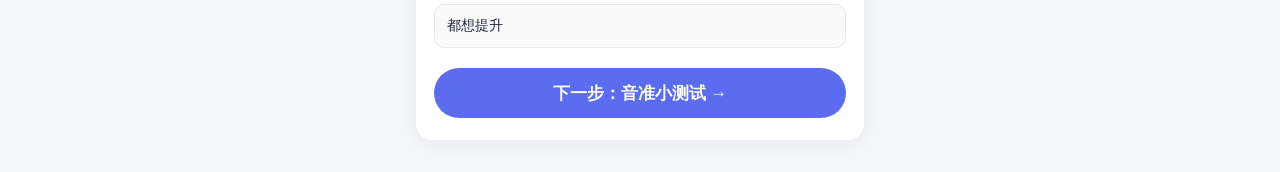
<file: test.html>
<!doctype html>
<html lang="zh">
<head>
<meta charset="utf-8">
<meta name="viewport" content="width=device-width,initial-scale=1,user-scalable=no">
<title>测评中 · 七彩和弦</title>
<link rel="icon" type="image/png" href="assets/favicon.png">
<link rel="stylesheet" href="assets/style.css">
<style>
  .sec { display:none; }
  .sec.on { display:block; }
  .kbd-hint { font-size:13px; color:var(--sub); text-align:center; margin:6px 0 2px; }
  .song-item { display:flex; align-items:center; gap:8px; border:1.5px solid #e5e7eb; border-radius:10px; padding:9px 10px; margin:7px 0; background:#fafafa; }
  .song-item.sel { border-color:var(--brand); background:#eef0ff; }
  .song-item .snm { flex:1; font-size:14px; font-weight:600; }
  .song-item .lv { font-size:10px; color:#9aa0ae; }
  .mini-btn { border:none; border-radius:16px; padding:6px 12px; font-size:13px; cursor:pointer; background:#eef0ff; color:var(--brand); font-weight:600; }
  .mini-btn.rec-on { background:#ffe3e3; color:#c0392b; }
  .recbar { text-align:center; margin:14px 0; }
  .recbar .state { font-size:12px; color:#9ca3af; margin-top:8px; }
  .tap-pad { width:120px; height:120px; border-radius:50%; border:none; background:var(--brand); color:#fff; font-size:40px; cursor:pointer; box-shadow:0 6px 20px rgba(91,108,240,.4); }
  .tap-pad:active { transform:scale(.94); }
</style>
</head>
<body>
<!-- 环境提醒闸门 -->
<div class="env-gate" id="envGate">
  <div class="rainbow-top"></div>
  <div class="gate-icon">🎧</div>
  <h2>测评前的小提醒</h2>
  <p class="gate-sub">给宝贝一个能听清自己的环境</p>
  <div class="gate-tips">
    <div class="tip"><span class="ico">🤫</span><span>请在<strong>安静、低噪音</strong>的环境下进行测评哦~</span></div>
    <div class="tip"><span class="ico">📵</span><span>关掉电视、音乐，避免旁人说话</span></div>
    <div class="tip"><span class="ico">📏</span><span>手机离宝贝一米左右，别贴太近</span></div>
  </div>
  <div class="gate-warn">⚠️ 环境太吵可能会影响测评结果的准确性~</div>
  <button class="gate-btn" onclick="dismissGate()">准备好了，开始测评 ✨</button>
</div>

<div class="brandhead">
  <img class="logo" src="assets/logo-wide.png" alt="七彩和弦童声学院">
</div>
<div class="brandbar"></div>

<div class="steps">
  <div class="step">1 留资料</div><div class="step on">2 做测评</div><div class="step">3 出报告</div>
</div>

<!-- ===== 第一部分 · 基础情况 ===== -->
<div class="card sec on" id="sec-intro">
  <h2>第一部分 · 基础情况</h2>
  <p class="desc" style="margin-bottom:6px">共 6 个小问题，1 分钟填完</p>
  <div id="qlist"></div>
  <button class="btn" onclick="goSection('pitch')">下一步：音准小测试 →</button>
</div>

<!-- ===== 第二部分 · 音准 ===== -->
<div class="card sec" id="sec-pitch">
  <h2>第二部分 · 音准</h2>
  <p class="desc">请在钢琴上弹奏音符，再让宝贝跟着唱一唱~ 选一个舒服的音就好。</p>
  <div id="kb-pitch"></div>
  <div class="kbd-hint" id="pitch-hint">先点一个琴键听音 → 再点下方"跟唱"录音</div>
  <div class="recbar">
    <button class="mini-btn" id="pitch-recbtn" onclick="pitchToggleRec()">🎤 跟唱</button>
    <div class="state" id="pitch-state"></div>
    <audio id="pitch-player" controls style="display:none;width:100%;margin-top:8px"></audio>
  </div>
  <button class="btn" id="pitch-next" style="display:none" onclick="goSection('range')">下一步：音域测试 →</button>
</div>

<!-- ===== 第三部分 · 音域 ===== -->
<div class="card sec" id="sec-range">
  <h2>第三部分 · 音域</h2>
  <p class="desc" id="range-desc">在这里弹奏钢琴（低音区），让宝贝跟着唱一唱~</p>
  <div id="kb-range"></div>
  <div class="recbar">
    <button class="mini-btn" id="range-recbtn" onclick="rangeToggleRec()">🎤 跟唱</button>
    <div class="state" id="range-state"></div>
  </div>
  <button class="btn" id="range-next" style="display:none" onclick="rangeNext()">继续 →</button>
</div>

<!-- ===== 第四部分 · 节奏 ===== -->
<div class="card sec" id="sec-rhythm">
  <h2>第四部分 · 节奏</h2>
  <p class="desc">听一听下面的节奏，然后跟着拍一拍~</p>
  <div style="text-align:center;margin:14px 0">
    <div id="rhythm-pattern" style="font-size:30px;letter-spacing:6px;min-height:44px"></div>
    <button class="mini-btn" onclick="playRhythm()">🔊 试听节奏</button>
  </div>
  <div class="recbar">
    <button class="tap-pad" id="tap-pad" onclick="tapPad()">👏</button>
    <div class="state" id="rhythm-state">点上方拍手按钮，跟着节奏拍</div>
  </div>
  <button class="btn" id="rhythm-next" style="display:none" onclick="goSection('song')">下一步：唱首歌 →</button>
</div>

<!-- ===== 第五部分 · 音色乐感（选歌清唱） ===== -->
<div class="card sec" id="sec-song">
  <h2>第五部分 · 唱一首拿手的歌</h2>
  <p class="desc">选一首宝贝熟悉的歌曲，跟着唱一唱~ 可以先点试听再唱。</p>
  <div id="songlist"></div>
  <div class="recbar">
    <div class="state" id="song-state">选歌后点右侧"试唱"录音（约1分钟清唱）</div>
  </div>
  <button class="btn" id="submit-btn" style="display:none" onclick="submitAll()">提交测评，生成报告 →</button>
</div>

<script src="assets/mock.js"></script>
<script src="assets/recorder.js"></script>
<script src="assets/keyboard.js"></script>
<script>
// ---------- 环境闸门 ----------
document.body.style.overflow = 'hidden';
function dismissGate() {
  document.getElementById('envGate').classList.add('hide');
  document.body.style.overflow = '';
}
const lead = JSON.parse(sessionStorage.getItem('xh_lead') || '{}');

// ---------- 第一部分 问卷 ----------
const ans = {};
const qlist = document.getElementById('qlist');
QUESTIONS.forEach((q, i) => {
  const d = document.createElement('div'); d.className = 'q';
  d.innerHTML = `<div class="qt">${i + 1}. ${q.t}</div>` +
    (q.input
      ? `<input style="width:100%;height:44px;border:1.5px solid #e5e7eb;border-radius:10px;font-size:16px;padding:0 10px" oninput="ans['${q.k}']=this.value" placeholder="歌名">`
      : `<div class="opts">` + q.opts.map(o => `<div class="opt" onclick="pick(this,'${q.k}','${o}')">${o}</div>`).join('') + `</div>`);
  qlist.appendChild(d);
});
function pick(el, k, v) {
  el.parentElement.querySelectorAll('.opt').forEach(x => x.classList.remove('sel'));
  el.classList.add('sel'); ans[k] = v;
}

// ---------- 环节切换 ----------
function goSection(name) {
  if (name === 'pitch') { // 从问卷进音准前校验
    const need = QUESTIONS.filter(q => !q.input && !ans[q.k]);
    if (need.length) return alert('还有 ' + need.length + ' 题没选完');
  }
  document.querySelectorAll('.sec').forEach(s => s.classList.remove('on'));
  document.getElementById('sec-' + name).classList.add('on');
  window.scrollTo(0, 0);
}

// ---------- 通用录音助手 ----------
async function doRecord(stateEl, btnEl) {
  if (Recorder.recording) {
    const out = await Recorder.stop();
    return out;
  }
  try { await Recorder.start(); return null; }
  catch (e) { alert('无法打开麦克风：' + (e.message || e)); throw e; }
}

// ---------- 第二部分 音准 ----------
const recordings = {};
let pitchKB = null;
function pitchKBInit() {
  if (pitchKB) return;
  pitchKB = Piano.mount(document.getElementById('kb-pitch'), { range: [48, 83],
    onNote: (m, n) => { recordings.pitchTarget = m; document.getElementById('pitch-hint').textContent = '刚弹的是 ' + n + '，让宝贝唱这个音'; } });
}
async function pitchToggleRec() {
  pitchKBInit();
  const btn = document.getElementById('pitch-recbtn'), st = document.getElementById('pitch-state');
  if (!Recorder.recording) {
    if (!recordings.pitchTarget) { st.textContent = '先点一个琴键听音哦~'; }
    await doRecord(st, btn);
    if (Recorder.recording) { btn.textContent = '⏺ 录音中…再点结束'; btn.classList.add('rec-on'); st.textContent = '正在录音'; }
    return;
  }
  const out = await Recorder.stop();
  btn.textContent = '🎤 重录'; btn.classList.remove('rec-on');
  if (out.duration < 1.5) { st.textContent = '太短了，再唱一次~'; return; }
  recordings.pitch = { blob: out.blob, duration: out.duration, target: recordings.pitchTarget };
  st.textContent = '已录 ' + out.duration.toFixed(1) + ' 秒';
  document.getElementById('pitch-player').src = out.url;
  document.getElementById('pitch-player').style.display = 'block';
  document.getElementById('pitch-next').style.display = 'block';
  showStarToast(null, '音准测试完成～');
}

// ---------- 第三部分 音域 ----------
let rangeKB = null, rangePhase = 'low';
const rangeRec = { low: null, high: null };
function rangeKBInit(zone) {
  if (!rangeKB) rangeKB = Piano.mount(document.getElementById('kb-range'), { range: [48, 83] });
  rangeKB.clearHL();
  if (zone === 'low') rangeKB.highlight([55,56,57,58,59,60]);       // 小字1组C及左5音 G3~C4
  else rangeKB.highlight([72,73,74,75,76,77]);                       // 小字2组C及右5音 C5~F5
}
async function rangeToggleRec() {
  const btn = document.getElementById('range-recbtn'), st = document.getElementById('range-state');
  if (!Recorder.recording) {
    await doRecord(st, btn);
    if (Recorder.recording) { btn.textContent = '⏺ 录音中…再点结束'; btn.classList.add('rec-on'); st.textContent = '正在录' + (rangePhase==='low'?'低音':'高音') + '区'; }
    return;
  }
  const out = await Recorder.stop();
  btn.textContent = '🎤 重录'; btn.classList.remove('rec-on');
  if (out.duration < 1.5) { st.textContent = '太短了，再唱一次~'; return; }
  rangeRec[rangePhase] = { blob: out.blob, duration: out.duration };
  st.textContent = (rangePhase==='low'?'低音区':'高音区') + '已录 ' + out.duration.toFixed(1) + ' 秒';
  document.getElementById('range-next').style.display = 'block';
  showStarToast(null, rangePhase==='low'?'低音唱得不错～':'高音也很棒～');
}
function rangeNext() {
  if (rangePhase === 'low') {
    rangePhase = 'high';
    rangeKBInit('high');
    document.getElementById('range-desc').textContent = '在高音区弹奏，并让宝贝跟着唱一唱~';
    document.getElementById('range-state').textContent = '';
    document.getElementById('range-recbtn').textContent = '🎤 跟唱';
    document.getElementById('range-next').style.display = 'none';
  } else {
    goSection('rhythm');
  }
}

// ---------- 第四部分 节奏 ----------
const RHYTHMS = [ // 四二拍节奏库（拍为单位，1=一拍 0.5=半拍 2=两拍）
  [1,1,1,1],[1,1,2,  1,1],[0.5,0.5,1,1,1],[1,0.5,0.5,1,1],[2,1,1,  1,1],
  [1,1,0.5,0.5,1],[0.5,0.5,0.5,0.5,1,1],[1,2,  1,1,1],[1,1,1,0.5,0.5],[2,2,  1,1]
];
let curRhythm = RHYTHMS[Math.floor(Math.random()*RHYTHMS.length)];
let tapTimes = [], tapping = false, tapStart = 0;
document.getElementById('rhythm-pattern').textContent = curRhythm.map(b => b===2?'—':(b===1?'●':'·')).join(' ');
function playRhythm() {
  Piano.init();
  const beat = 0.5; // 每拍0.5秒
  let t = 0;
  curRhythm.forEach(b => {
    setTimeout(() => Piano.playMidi(72, 0.15, 1.2), t*1000); // C6短音当拍手声
    t += b*beat;
  });
}
function tapPad() {
  if (!tapping) { tapping = true; tapTimes = []; tapStart = performance.now();
    document.getElementById('rhythm-state').textContent = '跟着拍…（拍完点"完成")';
    document.getElementById('tap-pad').textContent = '✋';
    // 显示完成按钮逻辑：改为再次点击表示结束太反直觉，这里用计时—拍完最后一下停顿即结束
    return;
  }
  const t = (performance.now() - tapStart)/1000;
  tapTimes.push(t);
  const pad = document.getElementById('tap-pad');
  pad.style.transform = 'scale(.9)'; setTimeout(()=>pad.style.transform='', 100);
  // 1.5秒没再拍 = 完成
  clearTimeout(window.__tapDone);
  window.__tapDone = setTimeout(finishRhythm, 1500);
}
function finishRhythm() {
  if (!tapping) return; tapping = false;
  document.getElementById('tap-pad').textContent = '👏';
  if (tapTimes.length < 2) { document.getElementById('rhythm-state').textContent = '再多拍几下哦~'; return; }
  const ioi = []; for (let i=1;i<tapTimes.length;i++) ioi.push(tapTimes[i]-tapTimes[i-1]);
  recordings.rhythm = { taps: tapTimes, ioi: ioi, target: curRhythm };
  document.getElementById('rhythm-state').textContent = '拍到 ' + tapTimes.length + ' 下，完成！';
  document.getElementById('rhythm-next').style.display = 'block';
  showStarToast(null, '节奏感真棒～');
}

// ---------- 第五部分 选歌清唱 ----------
const SONGS = ['小星星','两只老虎','小兔子乖乖','小燕子','数鸭子','世上只有妈妈好','让我们荡起双桨','春天在哪里','童年','蜗牛与黄鹂鸟','孤勇者','少年','你笑起来真好看','小苹果','听我说谢谢你','勇气大爆发'];
const SONG_LV = ['萌星','萌星','萌星','趣星','趣星','趣星','晨星','晨星','璨星','璨星','星光','星光','星辉','星辉','星耀','星耀'];
let selSong = null, songRecording = false;
const songlist = document.getElementById('songlist');
SONGS.forEach((s, i) => {
  const d = document.createElement('div'); d.className = 'song-item'; d.id = 'song-' + i;
  d.innerHTML = `<div class="snm">${s}</div><div class="lv">${SONG_LV[i]}</div>
    <button class="mini-btn" onclick="previewSong(${i},event)">▶ 试听</button>
    <button class="mini-btn" id="songrec-${i}" onclick="songToggleRec(${i},event)">🎤 试唱</button>`;
  d.addEventListener('click', () => {
    document.querySelectorAll('.song-item').forEach(x => x.classList.remove('sel'));
    d.classList.add('sel'); selSong = s;
  });
  songlist.appendChild(d);
});
let songAudio = null, songAudioBtn = null;
function stopPreview() {
  if (songAudio) { songAudio.pause(); songAudio.currentTime = 0; }
  if (songAudioBtn) { songAudioBtn.textContent = '▶ 试听'; songAudioBtn = null; }
}
function previewSong(i, ev) {
  ev.stopPropagation();
  const btn = ev.currentTarget;
  if (songAudioBtn === btn) { stopPreview(); return; }   // 再点一次=停
  stopPreview();
  songAudio = new Audio('assets/audio/songs3/s' + String(i+1).padStart(2,'0') + '.mp3');
  songAudioBtn = btn; btn.textContent = '⏸ 停止';
  songAudio.onended = () => stopPreview();
  songAudio.onerror = () => { stopPreview(); alert('范唱音频还没配好（' + SONGS[i] + '）'); };
  songAudio.play().catch(() => { stopPreview(); alert('范唱音频还没配好（' + SONGS[i] + '）'); });
}
async function songToggleRec(i, ev) {
  ev.stopPropagation();
  stopPreview();   // 试唱前停掉试听, 防外放串进麦克风
  const btn = document.getElementById('songrec-' + i), st = document.getElementById('song-state');
  selSong = SONGS[i];
  document.querySelectorAll('.song-item').forEach(x => x.classList.remove('sel'));
  document.getElementById('song-' + i).classList.add('sel');
  if (!Recorder.recording) {
    await doRecord(st, btn);
    if (Recorder.recording) { btn.textContent = '⏺ 录音中'; btn.classList.add('rec-on'); st.textContent = '正在录《' + selSong + '》，唱完点同一个按钮结束'; }
    return;
  }
  const out = await Recorder.stop();
  btn.textContent = '🎤 重录'; btn.classList.remove('rec-on');
  if (out.duration < 5) { st.textContent = '太短了，唱满一段副歌哦~'; return; }
  recordings.song = { blob: out.blob, duration: out.duration, name: selSong };
  st.textContent = '《' + selSong + '》已录 ' + out.duration.toFixed(0) + ' 秒';
  document.getElementById('submit-btn').style.display = 'block';
  showStarToast(null, '宝贝唱得真好听～');
}

// ---------- 提交 ----------
async function uploadSection(blob, section, meta, duration) {
  if (!blob || !XH.base) return;
  try {
    await XH.api('/api/upload', { file: blob, leadId: lead.leadId || '', duration: duration || 0, section: section, meta: JSON.stringify(meta || {}) });
  } catch (e) { console.warn('upload fail', section, e); }
}
async function submitAll() {
  const btn = document.getElementById('submit-btn');
  btn.textContent = '上传中…'; btn.disabled = true;
  // 逐环节上传录音（音准带目标音高 meta, duration 传真实值）
  await uploadSection(recordings.pitch && recordings.pitch.blob, 'pitch', { target_midi: recordings.pitch && recordings.pitch.target }, recordings.pitch && recordings.pitch.duration);
  await uploadSection(rangeRec.low && rangeRec.low.blob, 'range_low', {}, rangeRec.low && rangeRec.low.duration);
  await uploadSection(rangeRec.high && rangeRec.high.blob, 'range_high', {}, rangeRec.high && rangeRec.high.duration);
  await uploadSection(recordings.song && recordings.song.blob, 'song', { name: recordings.song && recordings.song.name }, recordings.song && recordings.song.duration);
  // 节奏拍点作为 JSON 传给评分
  const rhythmJson = recordings.rhythm ? JSON.stringify({ ioi: recordings.rhythm.ioi, target: recordings.rhythm.target }) : '';
  btn.textContent = 'AI 评分中…';
  const r = await XH.api('/api/score', { leadId: lead.leadId || '', rhythm: rhythmJson });
  if (r.ok) {
    sessionStorage.setItem('xh_dims', JSON.stringify(r.dims));
    sessionStorage.setItem('xh_scoremeta', JSON.stringify({ real: r.real || [], pending: r.pending || [] }));
    sessionStorage.setItem('xh_ans', JSON.stringify(ans));
    XH.go('report.html');
  } else { alert('评分失败，请重试'); btn.textContent = '提交测评，生成报告 →'; btn.disabled = false; }
}

// ---------- 开发预览：?sec=pitch|range|rhythm|song 直接跳到某环节 ----------
(function(){
  const sec = new URLSearchParams(location.search).get('sec');
  if (!sec) return;
  document.getElementById('envGate').classList.add('hide');
  document.body.style.overflow = '';
  document.querySelectorAll('.sec').forEach(s => s.classList.remove('on'));
  const el = document.getElementById('sec-' + sec);
  if (el) el.classList.add('on');
  if (sec === 'pitch') pitchKBInit();
  if (sec === 'range') {
    const zone = new URLSearchParams(location.search).get('zone');
    if (zone === 'high') { rangePhase = 'high'; rangeKBInit('high');
      document.getElementById('range-desc').textContent = '在高音区弹奏，并让宝贝跟着唱一唱~'; }
    else rangeKBInit('low');
  }
})();
</script>
</body>
</html>
</file>
<file: assets/style.css>
:root {
  --ink: #22273a;
  --sub: #6b7280;
  --bg: #f5f6fa;
  --card: #ffffff;
  --brand: #5b6cf0;
  --rainbow: linear-gradient(90deg, #ff6b6b, #ffa94d, #ffd43b, #69db7c, #4dabf7, #9775fa);
}
* { margin: 0; padding: 0; box-sizing: border-box; }
html { font-size: 16px; }
body {
  font-family: -apple-system, "PingFang SC", "Microsoft YaHei", system-ui, sans-serif;
  background: var(--bg); color: var(--ink);
  min-height: 100vh; max-width: 480px; margin: 0 auto; padding: 16px;
}
.brandbar {
  background: var(--rainbow); height: 6px; border-radius: 3px; margin-bottom: 4px;
}
.brandhead {
  background: linear-gradient(180deg, #f0f4ff 0%, #e8eeff 70%, #f5f6fa 100%);
  border-radius: 0 0 18px 18px;
  padding: 18px 16px 12px;
  margin: -4px -6px 14px;
  text-align: center;
}
.brandhead img.logo {
  width: 210px; max-width: 64%;
}
.brandhead .slogan {
  font-size: 11px; color: #7a89ad; letter-spacing: 3px; margin-top: 4px;
}
.brand {
  font-size: 13px; color: var(--sub); text-align: center; margin: 10px 0 18px;
}
.card {
  background: var(--card); border-radius: 16px; padding: 22px 18px;
  box-shadow: 0 4px 18px rgba(34, 39, 58, 0.06); margin-bottom: 16px;
}
h1 { font-size: 22px; margin-bottom: 6px; }
h2 { font-size: 17px; margin-bottom: 12px; }
.desc { font-size: 14px; color: var(--sub); line-height: 1.7; }
.field { margin: 16px 0; }
.field label { display: block; font-size: 14px; margin-bottom: 6px; font-weight: 600; }
.field input, .field select {
  width: 100%; height: 46px; border: 1.5px solid #e5e7eb; border-radius: 10px;
  font-size: 16px; padding: 0 12px; background: #fafafa; outline: none;
}
.field input:focus, .field select:focus { border-color: var(--brand); background: #fff; }
.btn {
  display: block; width: 100%; height: 50px; border: none; border-radius: 25px;
  background: var(--brand); color: #fff; font-size: 17px; font-weight: 600;
  cursor: pointer; margin-top: 8px;
}
.btn:active { opacity: 0.85; }
.btn.ghost { background: #eef0ff; color: var(--brand); }
.steps { display: flex; justify-content: space-between; margin: 4px 0 18px; }
.step { flex: 1; text-align: center; font-size: 12px; color: var(--sub); position: relative; }
.step.on { color: var(--brand); font-weight: 700; }
.step.on::after {
  content: ""; position: absolute; left: 20%; right: 20%; bottom: -6px;
  height: 3px; border-radius: 2px; background: var(--rainbow);
}
.tag {
  display: inline-block; font-size: 12px; padding: 3px 10px; border-radius: 999px;
  background: #eef0ff; color: var(--brand); margin: 2px 4px 2px 0;
}
.q { margin: 20px 0; }
.q .qt { font-size: 15px; font-weight: 600; margin-bottom: 10px; }
.opts { display: grid; gap: 8px; }
.opt {
  border: 1.5px solid #e5e7eb; border-radius: 10px; padding: 12px; font-size: 14px;
  cursor: pointer; background: #fafafa;
}
.opt.sel { border-color: var(--brand); background: #eef0ff; color: var(--brand); font-weight: 600; }
.rec {
  display: flex; align-items: center; gap: 12px; padding: 14px; border-radius: 12px;
  background: #f0fdf4; border: 1.5px solid #bbf7d0; margin: 10px 0;
}
.rec .big { font-size: 26px; }
.note { font-size: 12px; color: #9ca3af; text-align: center; line-height: 1.6; }

/* ---- 环境提醒闸门（测评开始前满屏提醒） ---- */
.env-gate {
  position: fixed; inset: 0; z-index: 99;
  background: linear-gradient(160deg, #5b6cf0 0%, #7a5cf5 55%, #9775fa 100%);
  display: flex; flex-direction: column; justify-content: center; align-items: center;
  padding: 34px 30px; text-align: center; color: #fff;
  transition: opacity .45s ease, visibility .45s;
}
.env-gate.hide { opacity: 0; visibility: hidden; pointer-events: none; }
.env-gate .rainbow-top {
  position: absolute; top: 0; left: 0; right: 0; height: 8px;
  background: var(--rainbow);
}
.env-gate .gate-icon { font-size: 72px; line-height: 1; animation: gateFloat 2.2s ease-in-out infinite; }
@keyframes gateFloat { 0%,100% { transform: translateY(0) } 50% { transform: translateY(-10px) } }
.env-gate h2 {
  color: #fff; font-size: 26px; margin: 22px 0 6px; letter-spacing: 1px;
}
.env-gate .gate-sub { font-size: 15px; opacity: .92; margin-bottom: 26px; }
.env-gate .gate-tips {
  background: rgba(255,255,255,.14); border: 1.5px solid rgba(255,255,255,.25);
  border-radius: 16px; padding: 18px 20px; width: 100%; max-width: 340px;
  text-align: left; backdrop-filter: blur(4px);
}
.env-gate .gate-tips .tip {
  display: flex; align-items: flex-start; gap: 10px; font-size: 15px;
  line-height: 1.6; margin: 8px 0;
}
.env-gate .gate-tips .tip .ico { font-size: 18px; flex-shrink: 0; }
.env-gate .gate-warn {
  margin-top: 18px; font-size: 13px; color: #ffe08a; line-height: 1.6;
  display: flex; align-items: center; gap: 6px; justify-content: center;
}
.env-gate .gate-btn {
  display: block; width: 100%; max-width: 340px; height: 54px; margin-top: 26px;
  border: none; border-radius: 27px; background: #fff; color: var(--brand);
  font-size: 18px; font-weight: 700; cursor: pointer;
  box-shadow: 0 8px 24px rgba(0,0,0,.18);
}
.env-gate .gate-btn:active { transform: scale(.97); }

/* ---- 录音成功 · 星星激励弹窗 ---- */
.star-toast {
  position: fixed; inset: 0; z-index: 120;
  display: flex; align-items: center; justify-content: center;
  background: rgba(20, 22, 40, .45); backdrop-filter: blur(3px);
  opacity: 0; visibility: hidden; transition: opacity .25s ease, visibility .25s;
}
.star-toast.show { opacity: 1; visibility: visible; }
.star-toast .toast-card {
  background: #fff; border-radius: 24px; padding: 30px 34px 26px;
  text-align: center; max-width: 320px; width: 84%;
  box-shadow: 0 20px 60px rgba(0,0,0,.25);
  transform: scale(.6); transition: transform .3s cubic-bezier(.34,1.56,.64,1);
}
.star-toast.show .toast-card { transform: scale(1); }
.star-toast .toast-stars { position: relative; height: 84px; margin-bottom: 4px; }
.star-toast .st {
  position: absolute; left: 50%; top: 50%; font-size: 30px;
  opacity: 0; animation: starPop .9s ease forwards;
}
.star-toast .st.main { font-size: 58px; margin: -29px 0 0 -29px; animation: starMain 1s ease forwards; }
@keyframes starMain {
  0% { transform: scale(0) rotate(-40deg); opacity: 0; }
  45% { transform: scale(1.3) rotate(8deg); opacity: 1; }
  60% { transform: scale(.92) rotate(0); }
  72%, 100% { transform: scale(1); opacity: 1; }
  82% { transform: scale(1.12); } 88% { transform: scale(.95); }
}
.star-toast .st.s1 { margin: -34px 0 0 -52px; animation-delay: .12s; }
.star-toast .st.s2 { margin: -40px 0 0 22px; animation-delay: .22s; font-size: 24px; }
.star-toast .st.s3 { margin: 6px 0 0 -58px; animation-delay: .3s; font-size: 22px; }
.star-toast .st.s4 { margin: 4px 0 0 40px; animation-delay: .38s; font-size: 26px; }
.star-toast .st.s5 { margin: -8px 0 0 -16px; animation-delay: .46s; font-size: 20px; }
@keyframes starPop {
  0% { transform: scale(0); opacity: 0; }
  50% { transform: scale(1.4); opacity: 1; }
  70%, 100% { transform: scale(1); opacity: 1; }
  82% { transform: scale(1.2); }
}
.star-toast .toast-text {
  font-size: 26px; font-weight: 800; margin-top: 2px;
  background: var(--rainbow); -webkit-background-clip: text; background-clip: text; color: transparent;
}
.star-toast .toast-sub { font-size: 14px; color: var(--sub); margin-top: 8px; line-height: 1.5; }

/* ---- 模拟钢琴键盘 ---- */
.pk { position: relative; margin: 8px 0; }
.pk-wrap {
  position: relative; width: 100%; height: 95px; user-select: none;
  border-radius: 10px; overflow: hidden; box-shadow: 0 2px 10px rgba(0,0,0,.08);
  touch-action: manipulation;
}
.pk-w {
  position: absolute; top: 0; height: 100%;
  background: linear-gradient(180deg, #fff 0%, #f4f5f7 92%, #e4e6ea 100%);
  border-right: 1px solid #d7dae0; border-bottom: 2px solid #cfd3da;
  border-radius: 0 0 6px 6px; cursor: pointer; box-sizing: border-box;
}
.pk-w:last-child { border-right: none; }
.pk-w.pk-down, .pk-w:active { background: linear-gradient(180deg, #eef0ff 0%, #dfe4ff 100%); }
.pk-clabel {
  position: absolute; bottom: 6px; left: 0; right: 0; text-align: center;
  font-size: 10px; color: #9aa0ae; pointer-events: none;
}
.pk-b {
  position: absolute; top: 0; height: 58%; z-index: 2;
  background: linear-gradient(180deg, #3a3f52 0%, #14162a 100%);
  border-radius: 0 0 5px 5px; cursor: pointer; box-sizing: border-box;
  box-shadow: 0 2px 4px rgba(0,0,0,.35);
}
.pk-b.pk-down, .pk-b:active { background: linear-gradient(180deg, #5b6cf0 0%, #2a2f6b 100%); }
/* 高亮引导（音域环节） */
.pk-w.pk-hl { background: linear-gradient(180deg, #ffe9a8 0%, #ffd43b 100%); box-shadow: inset 0 0 0 2px #ffa94d; }
.pk-b.pk-hl { background: linear-gradient(180deg, #ffa94d 0%, #f08c00 100%); box-shadow: inset 0 0 0 2px #ffd43b; }
.pk-w.pk-hl .pk-clabel { color: #b35500; font-weight: 700; }
/* 卡通箭头（在键盘下方、朝上指向高亮琴键） */
.pk-arrow {
  position: absolute; bottom: -34px; transform: translateX(-50%);
  font-size: 30px; z-index: 5; pointer-events: none;
  animation: pkBounce 0.9s ease-in-out infinite;
  filter: drop-shadow(0 2px 3px rgba(0,0,0,.2));
}
@keyframes pkBounce { 0%,100% { transform: translateX(-50%) translateY(0) } 50% { transform: translateX(-50%) translateY(-8px) } }
</file>
